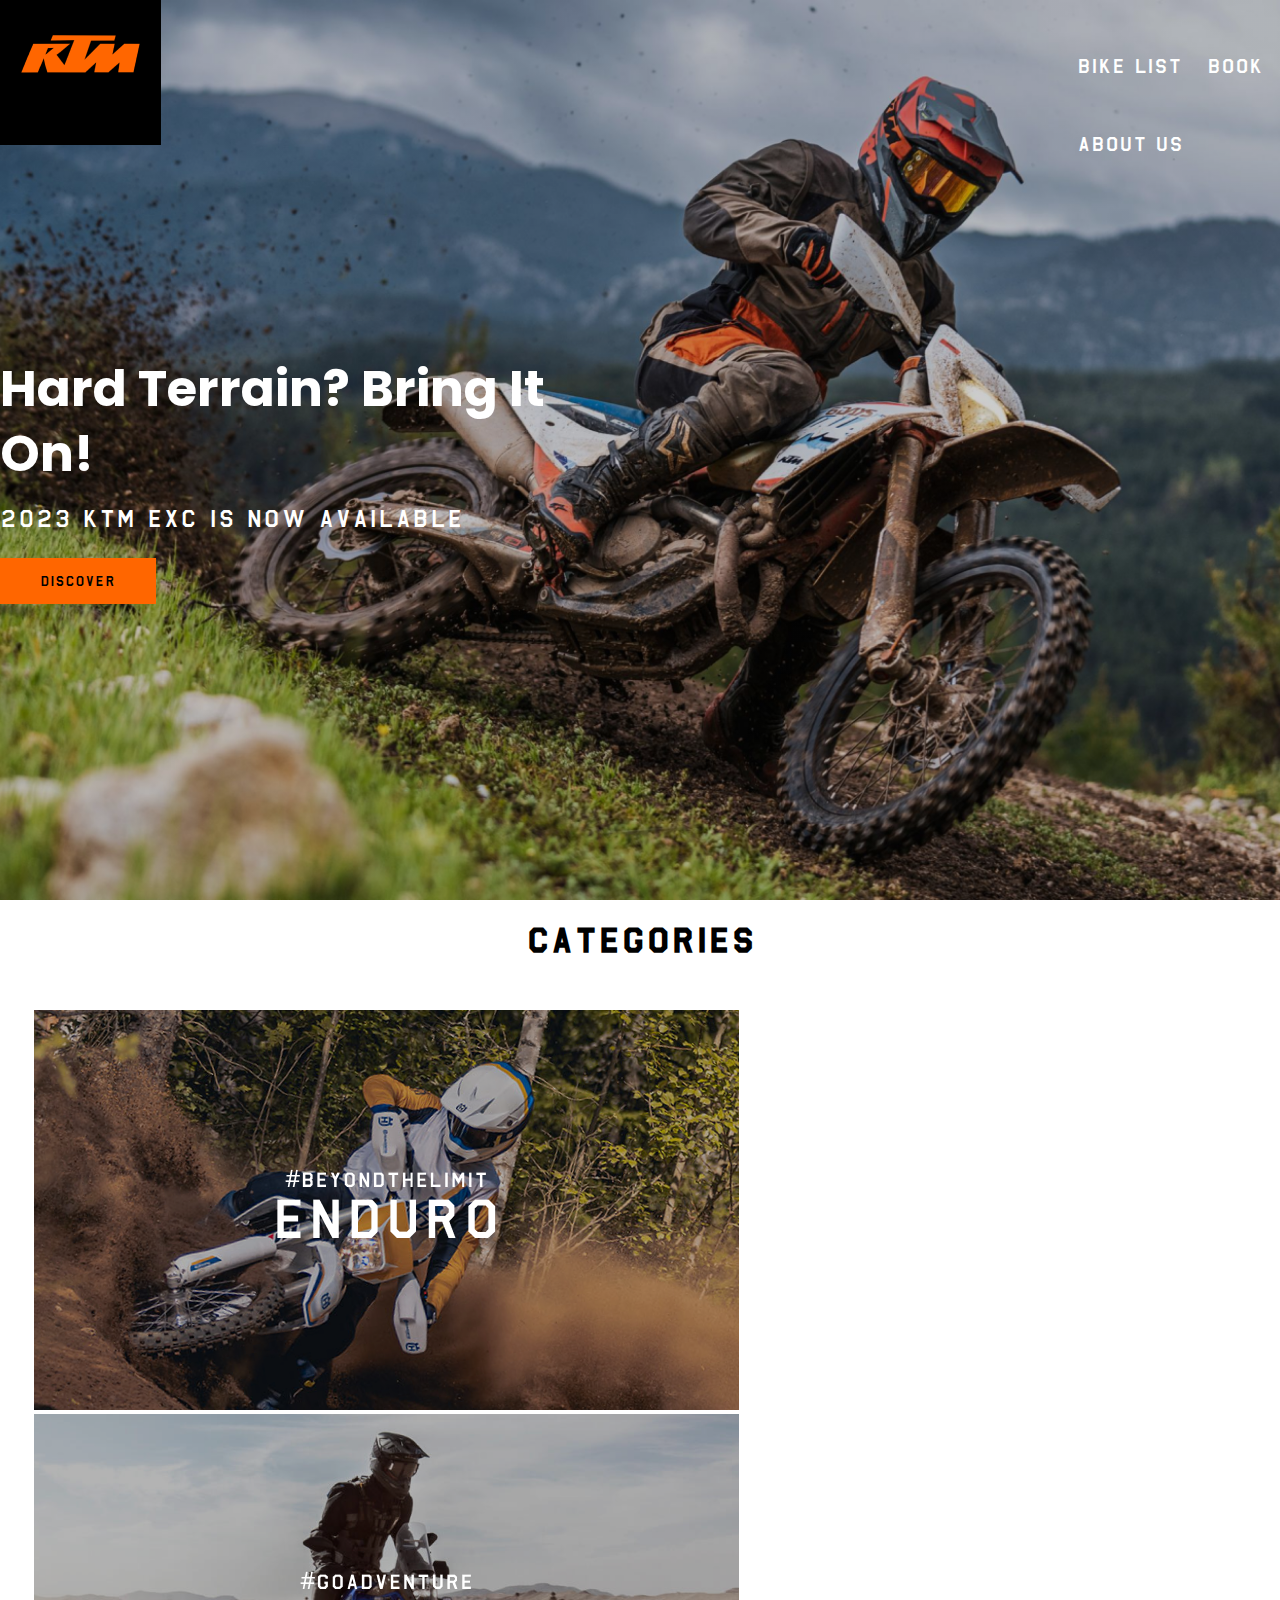
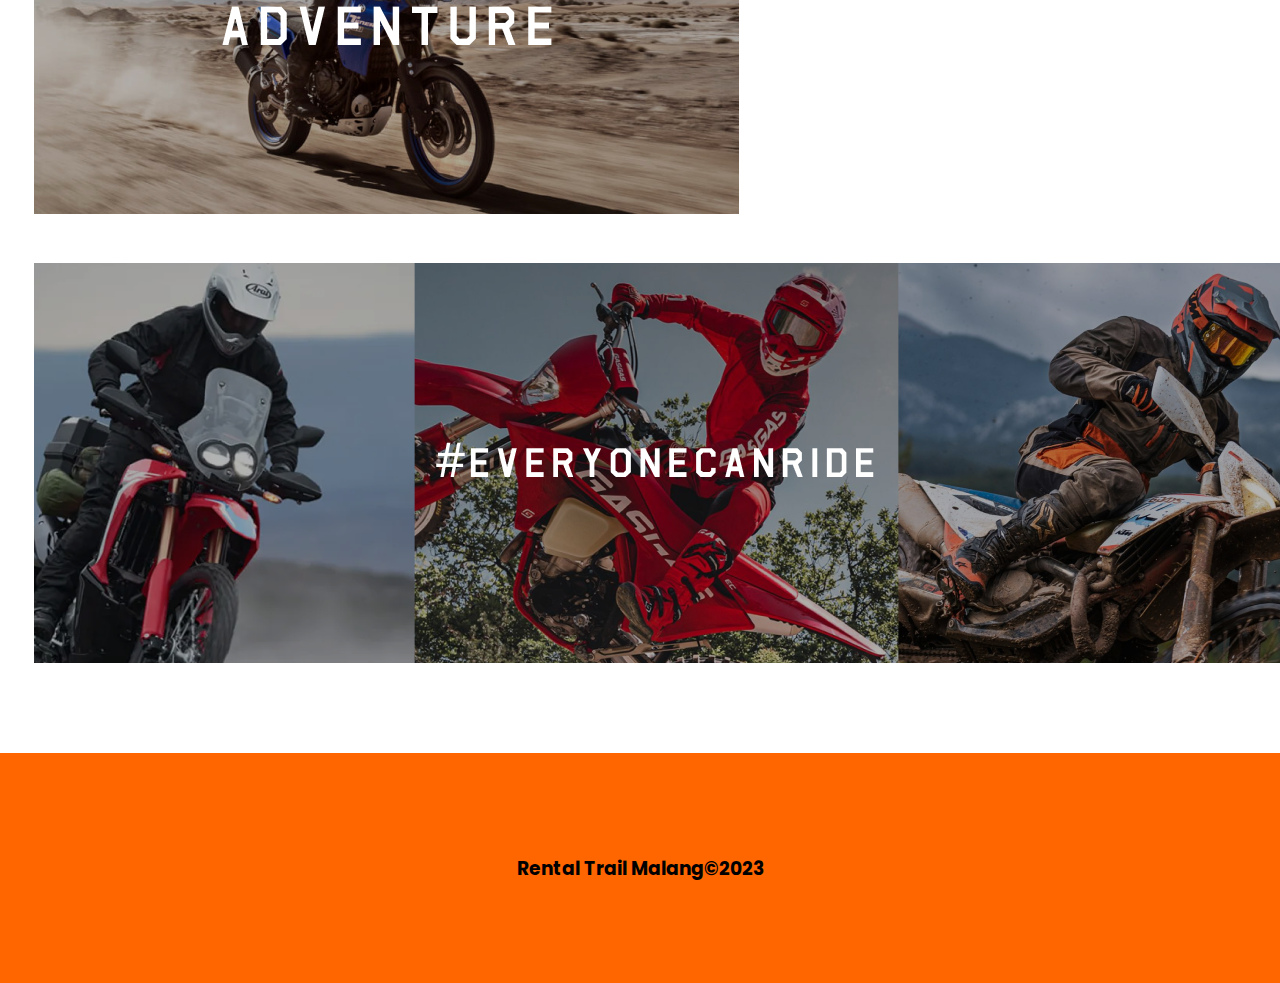
<file: web sewa trail/index.html>
<!DOCTYPE html>
<html lang="en">
<head>
    <meta charset="UTF-8">
    <meta name="viewport" content="width=device-width, initial-scale=1.0">
    <title>home</title>
    <link rel="stylesheet" href="style.css">
    <link rel="preconnect" href="https://fonts.googleapis.com">
    <link rel="preconnect" href="https://fonts.gstatic.com" crossorigin>
    <link href="https://fonts.googleapis.com/css2?family=Poppins:wght@300;400;500;600&family=Sacramento&family=Work+Sans:wght@100;400;600;700&display=swap" rel="stylesheet">
</head>
<body>
<!-- Hero section -->
    <section id="hero">
        <!-- container -->
        <div class="container-navbar">
            <!-- navbar -->
            <div class="navbar">
                <a href="index.html"><div class="logo"></div></a>
                    <div class="menu">
                        <a href="motor.html">Bike list</a>
                        <a href="">Book</a>
                        <a href="">About us</a>
                    </div>
            </div>
            <!-- navbar end -->
            <!-- hero box -->
            <div class="hero-box">
                <h1 class="hero-heading">Hard Terrain? Bring It On!</h1>
                <p class="hero-desc">2023 KTM EXC is now available</p>
                <div class="btn-box">
                    <a href="" class=" cta-btn-discover try">Discover</a>
                </div>
            </div>
        </div>
    </section>
<!-- Hero section end -->
<!-- Section content -->
    <section class="content-box">
        <div class="content-space"><h1 class="kategori-text">Categories</h1></div>
        <div>
            <a href=""><div id="content-enduro" class="content-category"></div></a>
            <a href=""><div id="content-adventure" class="content-category"></div></a>
        </div>
        <div class="content-image-1"></div>
        <div class="content-space"></div>
    </section>
<!-- Section content end -->
<!-- footer -->
    <footer>
        <h3>Rental Trail Malang&copy;2023</h3>
    </footer>
<!-- footer end -->
</body>
</html>
</file>
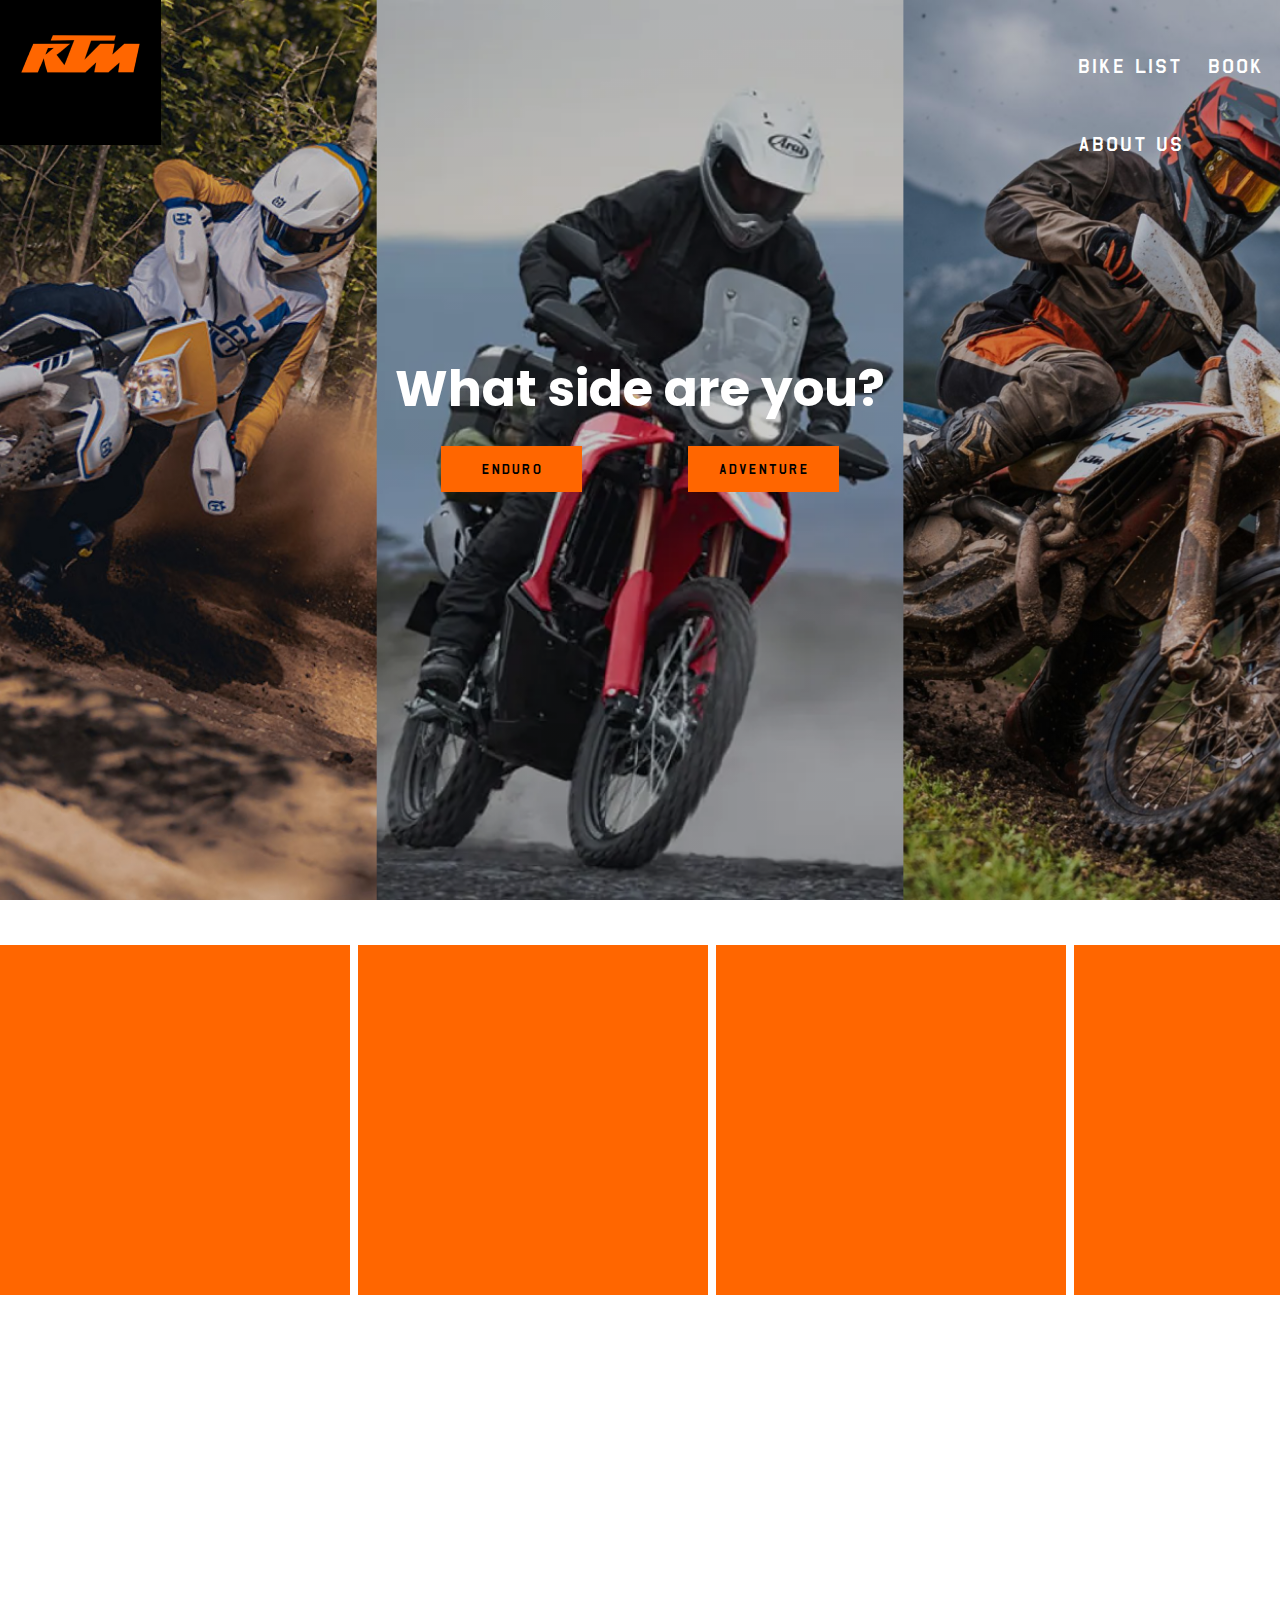
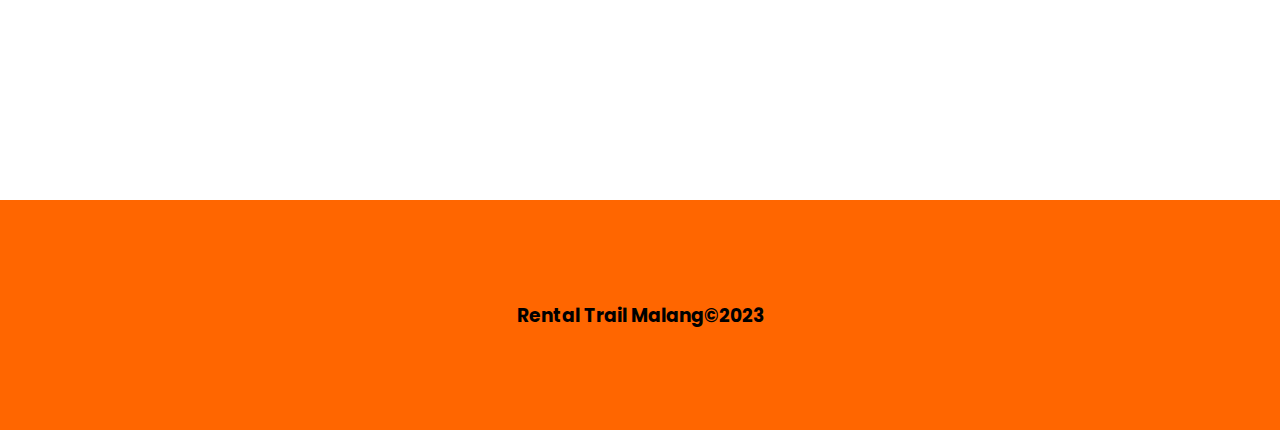
<file: web sewa trail/motor.html>
<!DOCTYPE html>
<html lang="en">
<head>
    <meta charset="UTF-8">
    <meta name="viewport" content="width=device-width, initial-scale=1.0">
    <title>bike list</title>
    <link rel="stylesheet" href="style.css">
    <link rel="preconnect" href="https://fonts.googleapis.com">
    <link rel="preconnect" href="https://fonts.gstatic.com" crossorigin>
    <link href="https://fonts.googleapis.com/css2?family=Poppins:wght@300;400;500;600&family=Sacramento&family=Work+Sans:wght@100;400;600;700&display=swap" rel="stylesheet">
</head>
<body>
    <!-- Hero section -->
    <section id="hero2">
        <!-- container -->
        <div class="container-navbar">
            <!-- navbar -->
            <div class="navbar">
                <a href="index.html"><div class="logo"></div></a>
                    <div class="menu">
                        <a href="">Bike list</a>
                        <a href="">Book</a>
                        <a href="">About us</a>
                    </div>
            </div>
            <!-- navbar end -->
            <!-- hero box -->
            <div class="hero-box2">
                <h1 class="hero-heading">What side are you?</h1>
                <div class="btn-box">
                    <a href="" class=" cta-btn-enduro try">   Enduro</a>
                    <a href="" class=" cta-btn-adventure try">Adventure</a>
                </div>
            </div>
        </div>
    </section>
    <!-- hero box end -->
    <!-- Section content -->
    <section class="section-box-motor">
        <div class="content-space" style="height: 5vh;"></div>
        <div class="content-box-motor">
            <div class="box-motor">
                <div class="">

                </div>
            </div>
            <div class="box-motor"></div>
            <div class="box-motor"></div>
            <div class="box-motor"></div>
        </div>
        <div class="content-space" style="height: 2vh;"></div>
    </section>
<!-- Section content end -->
<!-- footer -->
<footer>
    <h3>Rental Trail Malang&copy;2023</h3>
</footer>
<!-- footer end -->
</body>
</file>
<file: web sewa trail/style.css>
html {
    scroll-behavior: smooth;
}

*{
    margin: 0;
    padding: 0;
    box-sizing: border-box;
    text-decoration: none;
}

@font-face {
    font-family: myFont;
    src: url(federation.ttf);
}

/* Index.html */
#hero{
    font-family: myFont;
    width: 100%;
    height: 100vh;
    /* background: url(img/ktm-my24-SIX-DAYS-homepage-2_XLarge\ 1.png); */
    background-image: linear-gradient(rgba(0, 0, 0, 0.2), rgba(0, 0, 0, 0.2)), url(img/ktm-my24-SIX-DAYS-homepage-2_XLarge\ 1.png);
    /* Position and center the image to scale nicely on all screens */
    background-position: center;
    background-repeat: no-repeat;
    background-size: cover;
    position: relative;
}

.logo {
    width: 161px;
    height: 145px;
    background: url(img/Group\ 20.png) no-repeat;
    transition-duration: 0.4s;
}

.logo:hover {
    background: url("img/Group\ 21.png") no-repeat;
}

.container-navbar{
    max-width: 1400px;
    margin: 0 auto;
}

.navbar{
     display: flex;
     margin-bottom: 100px;
}

.menu {
    float: right;
    margin-left: 896px;
}

.menu a{
    display: inline-block;
    color: white;
    padding-top: 55px;
    margin-left: 20px;
    font-size: 23px; 
    transition-duration: 0.4s;
    letter-spacing: 0.5s;
}

.navbar .menu a:hover{
    color: #FF6600;
    border-bottom: 2px solid #FF6600;
    padding-bottom: 10px;
}

.hero-box{
    width: 50%;
    margin-top: 200px;
}

.hero-box .hero-heading{
    font-family: 'Poppins', sans-serif;
    color: white;
    font-size: 50px;
    line-height: 65px;
}

.hero-box .hero-desc{
    color: white;
    font-size: 28px;
    line-height: 27px;
    padding: 20px 0;
}

.hero-box .btn-box{
    margin-top: 20px;
}

.hero-box .cta-btn-discover{
    background: #FF6600;
    margin-right: 30px;
    padding: 15px 40px;
    color: black;
    transition: 0.5s;
}

.hero-box .cta-btn-discover:hover{
    background: transparent;
    color: white;
}

.content-space {
    background-color: white; 
    height:10vh;
    text-align: center;
}

.kategori-text{
    font-family: myFont;   
    font-size: 40px;
    margin-top: 20px;
}

.content-image-1{
    margin-top: 5vh;
    margin-left: 34px;
    height: 400px;
    max-width: 1450px;
    background-image: url(img/Frame\ 13.png);
    background-position: center;
    background-repeat: no-repeat;
    background-size: cover;
    position: relative;
}

.content-category {
    
    display: inline-block;
    margin-left: 34px;
    height: 400px;
    width: 705px;
}

#content-enduro{
    background: url(img/content-enduro/Frame\ 16.png);
    transition: 0.5s;
}

#content-enduro:hover{
    background: url(img/content-enduro/Frame\ 14.png);
}

#content-adventure{
    background: url(img/content-adventure/Frame\ 17.png);
    transition: 0.5s;
}

#content-adventure:hover{
    background: url(img/content-adventure/Frame\ 15.png);
}

footer{
    display: grid;
    place-items: center;
    height: 230px;
    background-color: #FF6600;
}

footer h3{
    font-family: 'Poppins', sans-serif;
}

.logo{
    position: relative;
}
/* Index.html end */

/* motor.html */
#hero2{
    font-family: myFont;
    width: 100%;
    height: 100vh;
    /* background: url(img/ktm-my24-SIX-DAYS-homepage-2_XLarge\ 1.png); */
    background-image: linear-gradient(rgba(0, 0, 0, 0.2), rgba(0, 0, 0, 0.2)), url(img/motor/Frame\ 19.png);
    /* Position and center the image to scale nicely on all screens */
    background-position: center;
    background-repeat: no-repeat;
    background-size: cover;
    position: relative;
}

.hero-box2{
    margin-top: 200px;
    text-align: center;
}

.hero-box2 .hero-heading{
    font-family:'Poppins', sans-serif;
    color: white;
    font-size: 50px;
    line-height: 65px;
}

.hero-box2 .btn-box{
    margin-top: 40px;
}

.hero-box2 .btn-box .cta-btn-enduro{
    background: #FF6600;
    margin-right: 100px;
    padding: 15px 40px;
    /* border-radius: 50px; */
    color: black;
    transition: 0.5s;
}

.hero-box2 .cta-btn-enduro:hover{
    background: transparent;
    color: #FF6600;
}

.hero-box2 .btn-box .cta-btn-adventure{
    background: #FF6600;
    padding: 15px 30px;
    /* border-radius: 50px; */
    color: black;
    transition: 0.5s;
}

.hero-box2 .cta-btn-adventure:hover{
    background: transparent;
    color: #FF6600;
}

.section-box-motor{
    height: 100vh;
}

.content-box-motor {
    display: flex;
    gap: .5rem;
    max-width: 1450px;
    margin: 0 auto;
}

.box-motor{
    margin: 0 auto;
    background-color: #FF6600;
    aspect-ratio: 1/1;
    height: 350px;
}



/* motor.html end */
</file>
